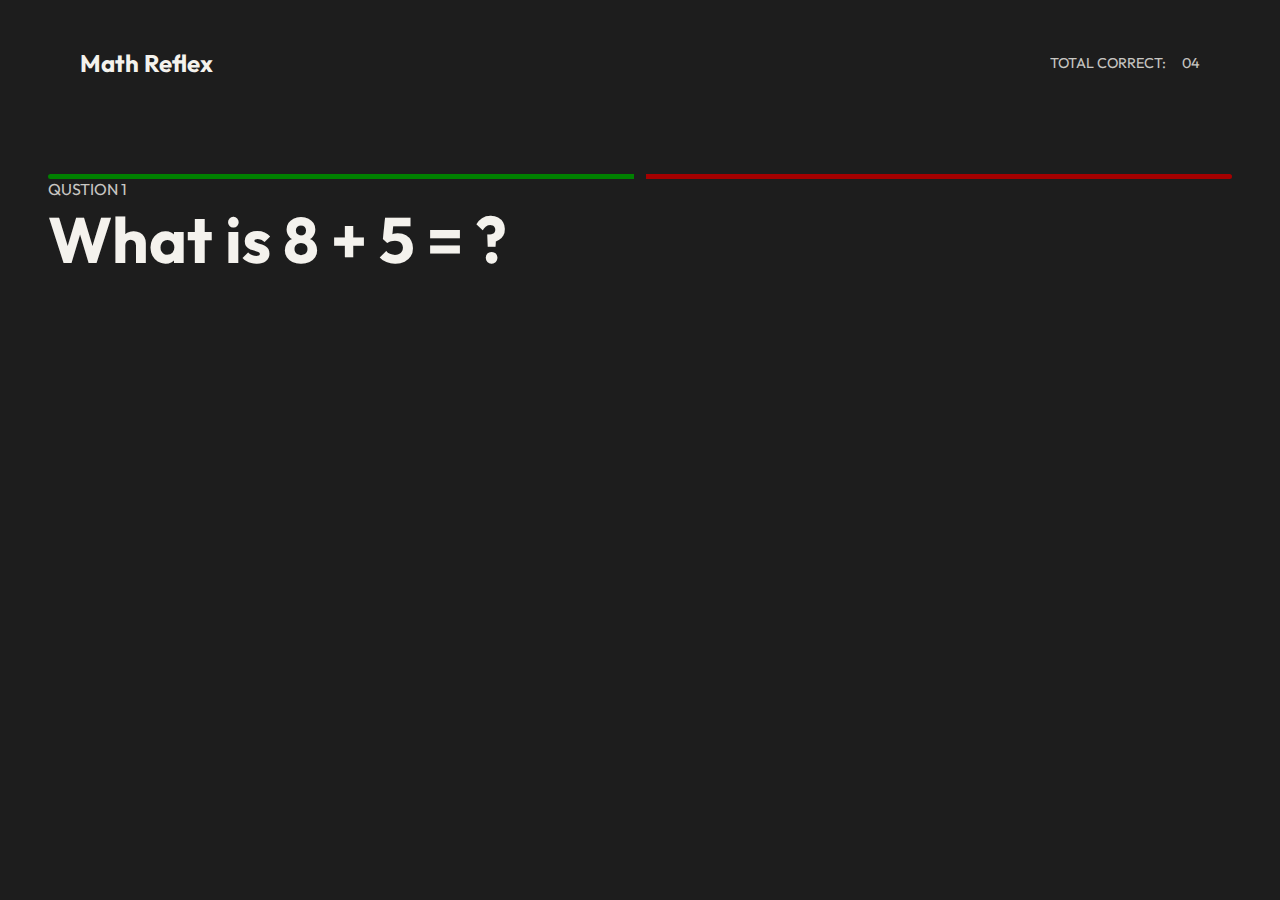
<file: index.html>
<!DOCTYPE html>
<html lang="en">

<head>
    <meta charset="UTF-8">
    <meta name="viewport" content="width=device-width, initial-scale=1.0">


    <link rel="stylesheet" href="./css/style.css">
    <title>Math Reflex</title>
</head>

<body>
    <main>
        <section id="game-paly">
            <header>
                <nav>
                    <h2>Math Reflex</h2>
                    <p>Total Correct: <span>04</span></p>
                </nav>
            </header>
            <div class="progress-bar count-of-qustion">
                <span class="right"></span>
                <span class="wrong"></span>
            </div>

            <div class="qustion-container">
                <p><span>Qustion <span id="qustion_no"> 1</span></span></p>
                <h1 id="qustion">What is 8 + 5 = ?</h1>
            </div>

            <div id="btn-container">
                <!-- <div class="btn">10</div>
                <div class="btn">5</div>
                <div class="btn">13</div>
                <div class="btn">9</div> -->
            </div>
        </section>
    </main>

    <script src="script.js"></script>

</body>

</html>
</file>
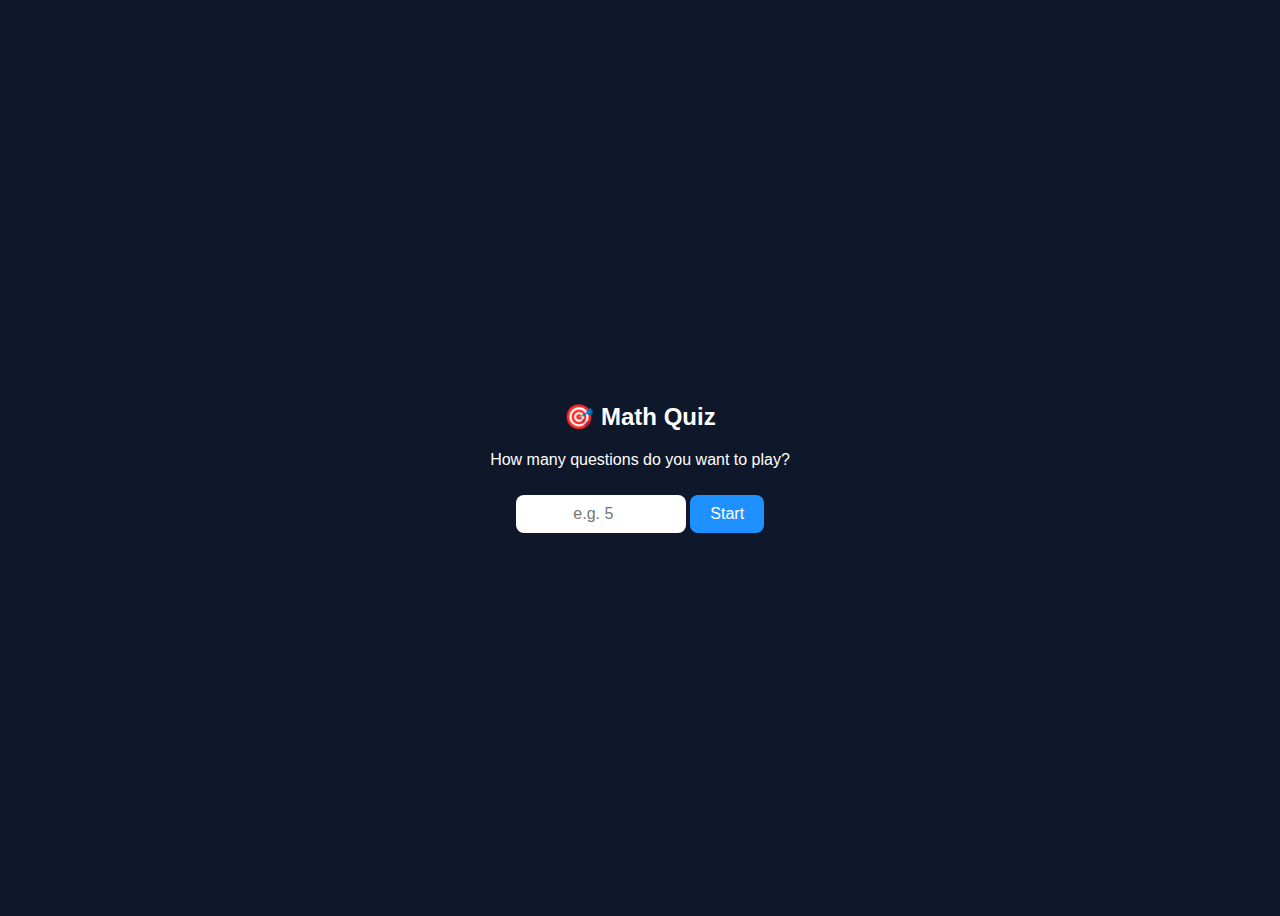
<file: test/text.html>
<!DOCTYPE html>
<html lang="en">
<head>
<meta charset="UTF-8">
<meta name="viewport" content="width=device-width, initial-scale=1.0">
<title>Math Quiz Prototype</title>
<style>
  body {
    font-family: Arial, sans-serif;
    background: #0f172a;
    color: white;
    display: flex;
    flex-direction: column;
    align-items: center;
    justify-content: center;
    height: 100vh;
    gap: 20px;
    text-align: center;
  }
  #question {
    font-size: 24px;
  }
  #btn-container {
    display: flex;
    flex-wrap: wrap;
    gap: 10px;
  }
  .btn {
    padding: 10px 20px;
    font-size: 18px;
    border: none;
    border-radius: 10px;
    background: #1e90ff;
    color: white;
    cursor: pointer;
    transition: transform 0.2s;
  }
  .btn:hover {
    transform: scale(1.05);
  }
  #progress-bar {
    width: 200px;
    height: 8px;
    background: #333;
    border-radius: 10px;
    overflow: hidden;
    display: none;
  }
  #progress {
    width: 0%;
    height: 100%;
    background: limegreen;
    transition: width 1s linear;
  }
  #start-screen input {
    padding: 10px;
    font-size: 16px;
    border-radius: 8px;
    border: none;
    text-align: center;
    width: 150px;
  }
  #start-screen button {
    margin-top: 10px;
    background: #1e90ff;
    border: none;
    padding: 10px 20px;
    font-size: 16px;
    color: white;
    border-radius: 8px;
    cursor: pointer;
  }
</style>
</head>
<body>

<div id="start-screen">
  <h2>🎯 Math Quiz</h2>
  <p>How many questions do you want to play?</p>
  <input type="number" id="totalQ" placeholder="e.g. 5" min="1" max="50">
  <button onclick="startGame()">Start</button>
</div>

<div id="game" style="display:none;">
  <div id="status"></div>
  <div id="question"></div>
  <div id="btn-container"></div>
  <div id="progress-bar"><div id="progress"></div></div>
</div>

<script>

let questionNum = 0;
let totalQuestions = 0;
let questionEasy = 80;

function callOpratio(a, b, op) {
  switch (op) {
    case '+': return a + b;
    case '-': return a - b;
    case '*': return a * b;
    case '/': return b !== 0 ? parseInt(a / b) : 0;
  }
}

function swapArray(arr) {
  return arr.sort(() => Math.random() - 0.5);
}

function colorAddRightWrong(color) {
  document.body.style.backgroundColor = color;
  setTimeout(() => document.body.style.backgroundColor = "#0f172a", 300);
}

function next() {
  const progressBar = document.getElementById("progress-bar");
  const progress = document.getElementById("progress");
  progressBar.style.display = "block";
  progress.style.width = "0%";

  setTimeout(() => progress.style.width = "100%", 50);// clear

  setTimeout(() => {
    progressBar.style.display = "none";// clear
    if (questionNum < totalQuestions) question();
    else endGame();
  }, 1000);
}

function question() {
  document.getElementById("btn-container").innerHTML = ""; // clear

  let o1 = parseInt(Math.random() * questionEasy);
  let o2 = parseInt(Math.random() * questionEasy);

  let op = ["+", "-", "/", "*"][parseInt(Math.random() * 3)]; // clear

  let ans = parseInt(callOpratio(o1, o2, op)); // clear


  let option2 = parseInt(Math.random() * questionEasy);
  let option3 = parseInt(Math.random() * questionEasy);
  let option4 = parseInt(Math.random() * questionEasy);
// clear
  let q = `What is ${o1} ${op} ${o2} = ?`; // clear
  
  document.getElementById("question").textContent = q; // clear

  document.getElementById("status").textContent = `Question ${questionNum + 1} of ${totalQuestions}`; // clear


  let optionArr = swapArray([ans, option2, option3, option4]); // clear


  optionArr.forEach(num => {
    const btn = document.createElement("button");
    btn.classList = "btn";
    btn.textContent = num;// clear
    btn.onclick = () => {
      if (num === ans) {
        colorAddRightWrong("#3da30082");// clear
        questionNum++;// clear
        next();
      } else {
        colorAddRightWrong("#ff000052");
      }
    };
    document.getElementById("btn-container").appendChild(btn);// clear
  });
}

function startGame() {
  const num = parseInt(document.getElementById("totalQ").value);
  if (!num || num <= 0) {
    alert("Please enter a valid number of questions.");
    return;
  }
  totalQuestions = num;
  document.getElementById("start-screen").style.display = "none";
  document.getElementById("game").style.display = "block";
  questionNum = 0;
  question();
}

function endGame() {
  document.getElementById("game").innerHTML = `
    <h2>🏁 Game Over!</h2>
    <p>You completed ${totalQuestions} questions!</p>
    <button onclick="location.reload()">Play Again</button>
  `;
}
</script>
</body>
</html>
</file>
<file: css/style.css>
@import url("https://fonts.googleapis.com/css2?family=Momo+Signature&display=swap");
@import url("https://fonts.googleapis.com/css2?family=Share+Tech&display=swap");
@import url("https://fonts.googleapis.com/css2?family=Outfit:wght@100..900&display=swap");
* {
  margin: 0;
  padding: 0;
  box-sizing: border-box;
  transition: all 0.5s cubic-bezier(0.7, 0, 0.3, 1);
}

html,
body,
main {
  height: 100%;
  width: 100%;
  background-color: #1d1d1d;
  overflow: hidden;
}

body {
  user-select: none;
  -webkit-user-select: none;
  -moz-user-select: none;
  -ms-user-select: none;
}

#name {
  font-size: 1rem;
  font-family: "Share Tech", sans-serif;
  display: block;
}

#next {
  height: 100vh;
  width: 100%;
  position: fixed;
  z-index: -1;
  background-color: rgba(29, 29, 29, 0.7215686275);
  display: flex;
  align-items: start;
  justify-content: start;
}

#bar {
  height: 2px;
  width: 0%;
  background-color: #008000;
  border-top-right-radius: 2rem;
  border-bottom-right-radius: 2rem;
}

.titel {
  font-size: 1.5rem;
  font-family: "Bebas Neue", sans-serif;
}

.progress-bar {
  height: 0.3rem;
  width: 100%;
  background-color: rgba(255, 255, 255, 0);
  padding: 0;
  border-radius: 1rem;
  overflow: hidden;
  display: flex;
  gap: 0.7rem;
}

.right {
  height: 100%;
  width: 100%;
  background-color: #008000;
  border: none;
}

.wrong {
  height: 100%;
  width: 100%;
  background-color: #a50000;
  border: none;
}

.welcomeSection {
  height: 70vh;
  width: 50%;
  display: flex;
  justify-content: center;
  align-items: center;
  flex-flow: column;
  gap: 0.5rem;
  position: relative;
  margin: 0 auto;
}
.welcomeSection input {
  width: 100%;
  padding: 1rem;
  border-radius: 0.3rem;
  font-size: 1.5rem;
  background-color: transparent;
  outline: none;
  color: #fff;
  position: relative;
  z-index: 2;
  border: 2px solid #0015ff;
}
.welcomeSection input::-moz-placeholder {
  color: rgba(255, 255, 255, 0.768627451);
}
.welcomeSection input::placeholder {
  color: rgba(255, 255, 255, 0.768627451);
}
.welcomeSection button {
  width: 100%;
  padding: 1rem 2rem;
  border-radius: 0.4rem;
  font-size: 1.5rem;
  position: relative;
  mix-blend-mode: color-dodge;
  z-index: 2;
  cursor: pointer;
}
.welcomeSection .g1 {
  height: 100%;
  width: 60%;
  background-color: rgba(0, 0, 255, 0.0823529412);
  position: absolute;
  top: 51%;
  right: 7%;
  filter: blur(100px);
  transform: translate(-50%, -50%);
  border-radius: 100%;
}

.up {
  animation: up_fade 0.8s cubic-bezier(0.215, 0.61, 0.355, 1) both;
}
@keyframes up_fade {
  0% {
    transform: translateY(5rem);
  }
  100% {
    transform: translateY(0);
  }
}

.down {
  animation: down_fade 0.8s cubic-bezier(0.215, 0.61, 0.355, 1) both;
}
@keyframes down_fade {
  0% {
    transform: translateY(0);
  }
  100% {
    transform: translateY(5rem);
  }
}

.message {
  position: absolute;
  bottom: 0;
  left: 0;
  padding: 2rem 0;
  width: 100%;
  display: flex;
  justify-content: center;
  align-self: center;
  overflow: hidden;
}
.message .con {
  display: flex;
  justify-content: center;
  align-items: center;
  gap: 0.51rem;
  padding: 0.8rem 1.5rem;
  background-color: #fff;
  border-radius: 0.5rem;
  font-size: 1rem;
  font-family: "Outfit", sans-serif;
  text-transform: uppercase;
}
.message .loader-massage {
  width: 1rem;
  height: 1rem;
  border: 2px solid blue;
  border-bottom-color: transparent;
  border-radius: 50%;
  display: inline-block;
  box-sizing: border-box;
  animation: rotation 1s linear infinite;
}
@keyframes rotation {
  0% {
    transform: rotate(0deg);
  }
  100% {
    transform: rotate(360deg);
  }
}

header {
  margin-bottom: 5rem;
}
header nav {
  padding: 3rem 2rem 1rem;
  display: flex;
  justify-content: space-between;
  align-items: center;
  color: #f4f2ed;
}
header nav h2 {
  font-family: "Outfit", sans-serif;
}
header nav p {
  font-size: 0.9rem;
  font-family: "Bebas Neue", sans-serif;
  display: flex;
  gap: 1rem;
}

#game-paly {
  padding: 0 3rem;
}
#game-paly #qustion-container {
  margin-top: 1rem;
  padding: 2rem 3rem;
  border-radius: 1rem;
  background-color: #121212;
  box-shadow: inset 0px 0px 23px 4px transparent;
}
#game-paly p {
  color: #f4f2ed;
  font-family: "Outfit", sans-serif;
  text-transform: uppercase;
  opacity: 80%;
}
#game-paly p p > span {
  padding: 0.3rem 0.5rem;
  background-color: #2b2929;
  border-radius: 0.2rem;
}
#game-paly p p > span span {
  padding-left: 0.2rem;
}
#game-paly h1 {
  font-size: 4rem;
  font-family: "Outfit", sans-serif;
  color: #f4f2ed;
}

#gameOver {
  height: 100vh;
  width: 100%;
  display: none;
  justify-content: center;
  align-items: center;
  font-family: "Bebas Neue", sans-serif;
}
#gameOver .gritBox {
  border-radius: 16px;
  padding: 2rem 2rem 1.5rem;
  border: 1px solid rgba(255, 255, 255, 0.0588235294);
  -webkit-backdrop-filter: blur(10px) saturate(120%);
          backdrop-filter: blur(10px) saturate(120%);
  display: grid;
  grid-template-columns: 1fr auto;
  gap: 5rem;
  align-items: center;
  position: relative;
  overflow: hidden;
}
#gameOver .gritBox h3 {
  margin-bottom: 0.75rem;
  font-size: 2rem;
  font-weight: 700;
  letter-spacing: 0.2px;
  color: #9aa7bf;
}
#gameOver .gritBox p {
  margin: 0;
  color: #9aa7bf;
  font-size: 1rem;
}
#gameOver .gritBox .content {
  display: flex;
  flex-direction: column;
}
#gameOver .gritBox #restartGame {
  -webkit-appearance: none;
     -moz-appearance: none;
          appearance: none;
  border: 0;
  background-color: transparent;
  color: #fff;
  padding: 10px 16px;
  border-radius: 8px;
  font-weight: 600;
  font-size: 0.95rem;
  cursor: pointer;
  box-shadow: 0 0px 18px 1px rgba(30, 144, 255, 0.1411764706);
  transition: transform 0.18s cubic-bezier(0.2, 0.9, 0.3, 1), box-shadow 0.18s;
  align-self: center;
  justify-self: end;
  border: 1px solid rgba(30, 144, 255, 0.1803921569);
}
#gameOver .gritBox #restartGame:hover {
  transform: translateY(-3px);
  box-shadow: 0 10px 30px rgba(30, 144, 255, 0.1803921569);
}
#gameOver .gritBox #restartGame:active {
  transform: translateY(1px) scale(0.997);
}
#gameOver .gritBox .scoreBadge {
  display: inline-grid;
  grid-auto-flow: column;
  gap: 8px;
  align-items: center;
  padding: 6px 10px;
  background: linear-gradient(180deg, rgba(255, 255, 255, 0.0196078431), rgba(255, 255, 255, 0.0117647059));
  border-radius: 999px;
  border: 1px solid rgba(255, 255, 255, 0.031372549);
  font-weight: 700;
  color: #1e90ff;
  margin-left: 6px;
}
#gameOver .gritBox .scoreBadge .tinyDot {
  width: 10px;
  height: 10px;
  border-radius: 50%;
  background: conic-gradient(from 120deg, rgba(255, 255, 255, 0.8), rgba(255, 255, 255, 0.2509803922));
  box-shadow: 0 3px 8px rgba(2, 6, 23, 0.6), inset 0 -2px 6px rgba(255, 255, 255, 0.0196078431);
}

#btn-container {
  display: flex;
  gap: 1rem;
  padding: 2rem 0;
}
#btn-container .btn {
  height: 6rem;
  width: 8rem;
  padding: 0 5rem;
  display: flex;
  justify-content: center;
  align-items: center;
  font-size: 3rem;
  background-color: #0f0f0f;
  color: #f4f2ed;
  font-family: "Outfit", sans-serif;
  border-radius: 1rem;
  border: 1px solid #0f0f0f;
  cursor: pointer;
  transition: all 0.25s cubic-bezier(0.215, 0.61, 0.355, 1);
}

@media only screen and (min-width: 0px) and (max-width: 600px) {
  main {
    padding: 0 1rem;
  }
  main #game-paly {
    padding: 0rem;
  }
  main #game-paly #qustion-container {
    padding: 2rem;
  }
  main #game-paly header {
    margin: 1.2rem 0;
  }
  main #game-paly header nav {
    padding: 1rem 1rem;
    display: flex;
    justify-content: space-between;
    align-items: center;
    color: #f4f2ed;
  }
  main #game-paly header nav h2 {
    font-family: "Outfit", sans-serif;
    font-size: 1.2rem;
  }
  main #game-paly header nav p {
    font-size: 0.7rem;
    font-family: "Bebas Neue", sans-serif;
    width: 50%;
  }
  main #qustion-container {
    margin-top: 1rem;
    padding: 1rem 3rem;
    border-radius: 1rem;
    background-color: #121212;
    box-shadow: inset 0px 0px 23px 4px transparent;
  }
  main #qustion-container p {
    color: #f4f2ed;
    font-family: "Outfit", sans-serif;
    text-transform: uppercase;
    opacity: 80%;
    font-size: 0.8rem;
    padding-bottom: 1rem;
  }
  main #qustion-container p span {
    padding: 0.3rem 0.5rem;
    background-color: #1a1a1a;
    border-radius: 0.2rem;
  }
  main #qustion-container p span span {
    padding-left: 0.2rem;
  }
  main #qustion-container h1 {
    font-size: 3rem;
    font-family: "Outfit", sans-serif;
    color: #f4f2ed;
  }
  main #btn-container {
    width: 100%;
    display: grid;
    grid-template-columns: repeat(2, 1fr);
    grid-template-rows: repeat(2, 1fr);
    gap: 1rem;
    padding: 2rem 0;
    margin: 0 auto;
  }
  main #btn-container .btn {
    height: 7rem;
    width: 100%;
    padding: 1rem;
    display: flex;
    justify-content: center;
    align-items: center;
    flex-wrap: wrap;
    font-size: 1.5rem;
    background-color: #0f0f0f;
    color: #f4f2ed;
    font-family: "Outfit", sans-serif;
    border-radius: 1rem;
    cursor: pointer;
    transition: all 0.25s cubic-bezier(0.215, 0.61, 0.355, 1);
  }
  main #btn-container .btn:hover {
    border: 1px solid #4169e1;
    transform: scale(1.02);
  }
  main #btn-container .btn:active {
    border: 2px solid #6b6b6b;
  }
  main .welcomeSection {
    height: 70vh;
    width: 100%;
    display: flex;
    justify-content: center;
    align-items: center;
    flex-flow: column;
    gap: 1rem;
    position: relative;
    padding: 0 1rem;
  }
  main .welcomeSection input {
    width: 100%;
    padding: 1rem;
    border-radius: 0.3rem;
    font-size: 1.2rem;
    background-color: transparent;
    outline: none;
    color: #fff;
    position: relative;
    z-index: 2;
    border: 2px solid #0015ff;
    mix-blend-mode: lighten;
  }
  main .welcomeSection input::-moz-placeholder {
    color: rgba(255, 255, 255, 0.768627451);
  }
  main .welcomeSection input::placeholder {
    color: rgba(255, 255, 255, 0.768627451);
  }
  main .welcomeSection button {
    width: 100%;
    padding: 0.8rem 2rem;
    border-radius: 0.4rem;
    font-size: 1.2rem;
    position: relative;
    mix-blend-mode: color-dodge;
    z-index: 7;
    cursor: pointer;
  }
  main .welcomeSection .g1 {
    height: 20%;
    width: 60%;
    background-color: blue;
    position: absolute;
    top: 58%;
    left: -42%;
    filter: blur(50px);
    transform: translate(-50%, -50%);
  }
  main #gameOver .gritBox {
    padding: 2rem 1.2rem 1rem;
    display: grid;
    grid-template-columns: 1fr;
    grid-template-rows: 1fr 0.2fr;
    gap: 1.2rem;
  }
}/*# sourceMappingURL=style.css.map */
</file>
